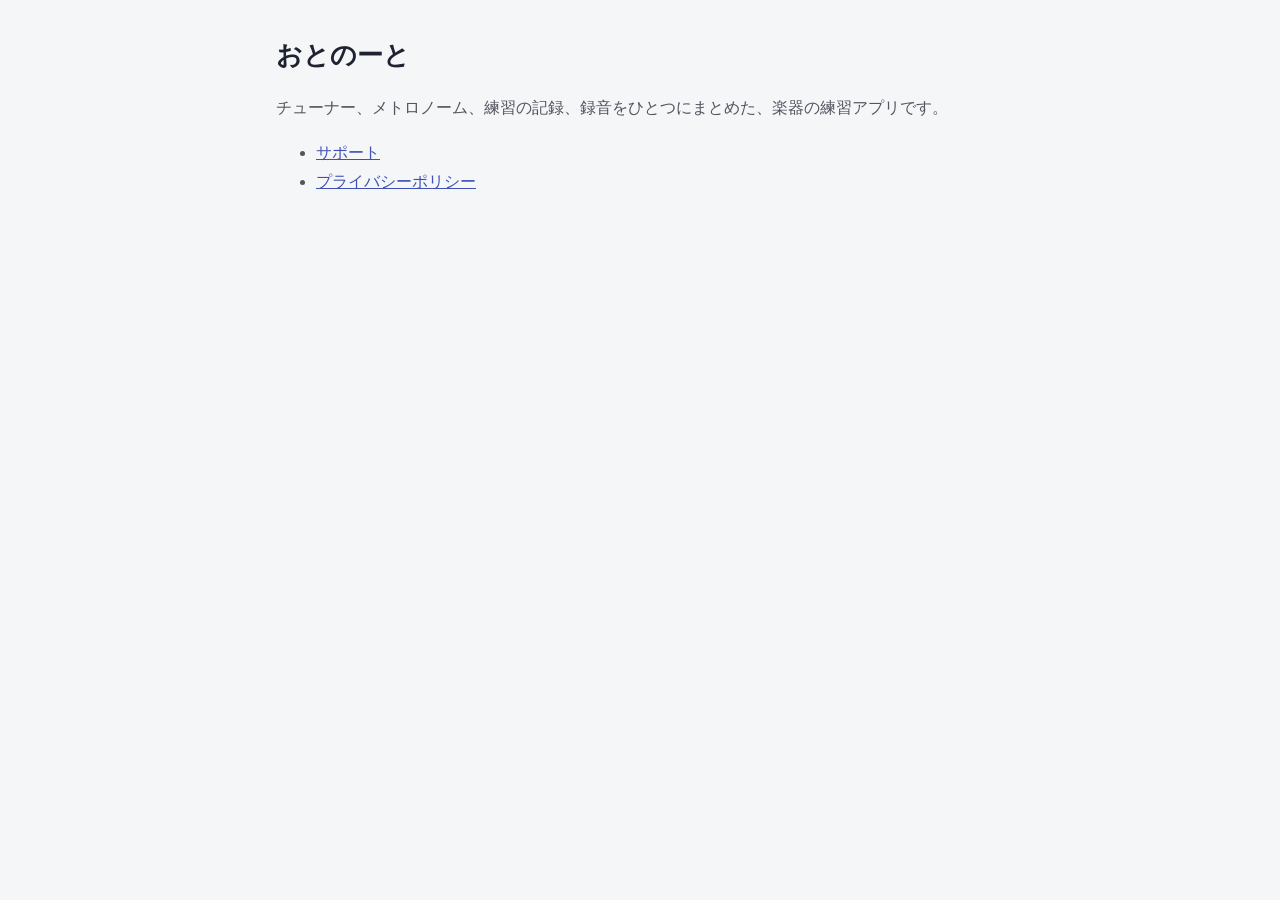
<file: index.html>
<!doctype html>
<html lang="ja">
<head>
<meta charset="utf-8">
<meta name="viewport" content="width=device-width, initial-scale=1">
<title>おとのーと</title>
<link rel="stylesheet" href="style.css">
</head>
<body>
<main>
<h1>おとのーと</h1>
<p>チューナー、メトロノーム、練習の記録、録音をひとつにまとめた、楽器の練習アプリです。</p>
<ul>
  <li><a href="support.html">サポート</a></li>
  <li><a href="privacy.html">プライバシーポリシー</a></li>
</ul>
</main>
</body>
</html>
</file>
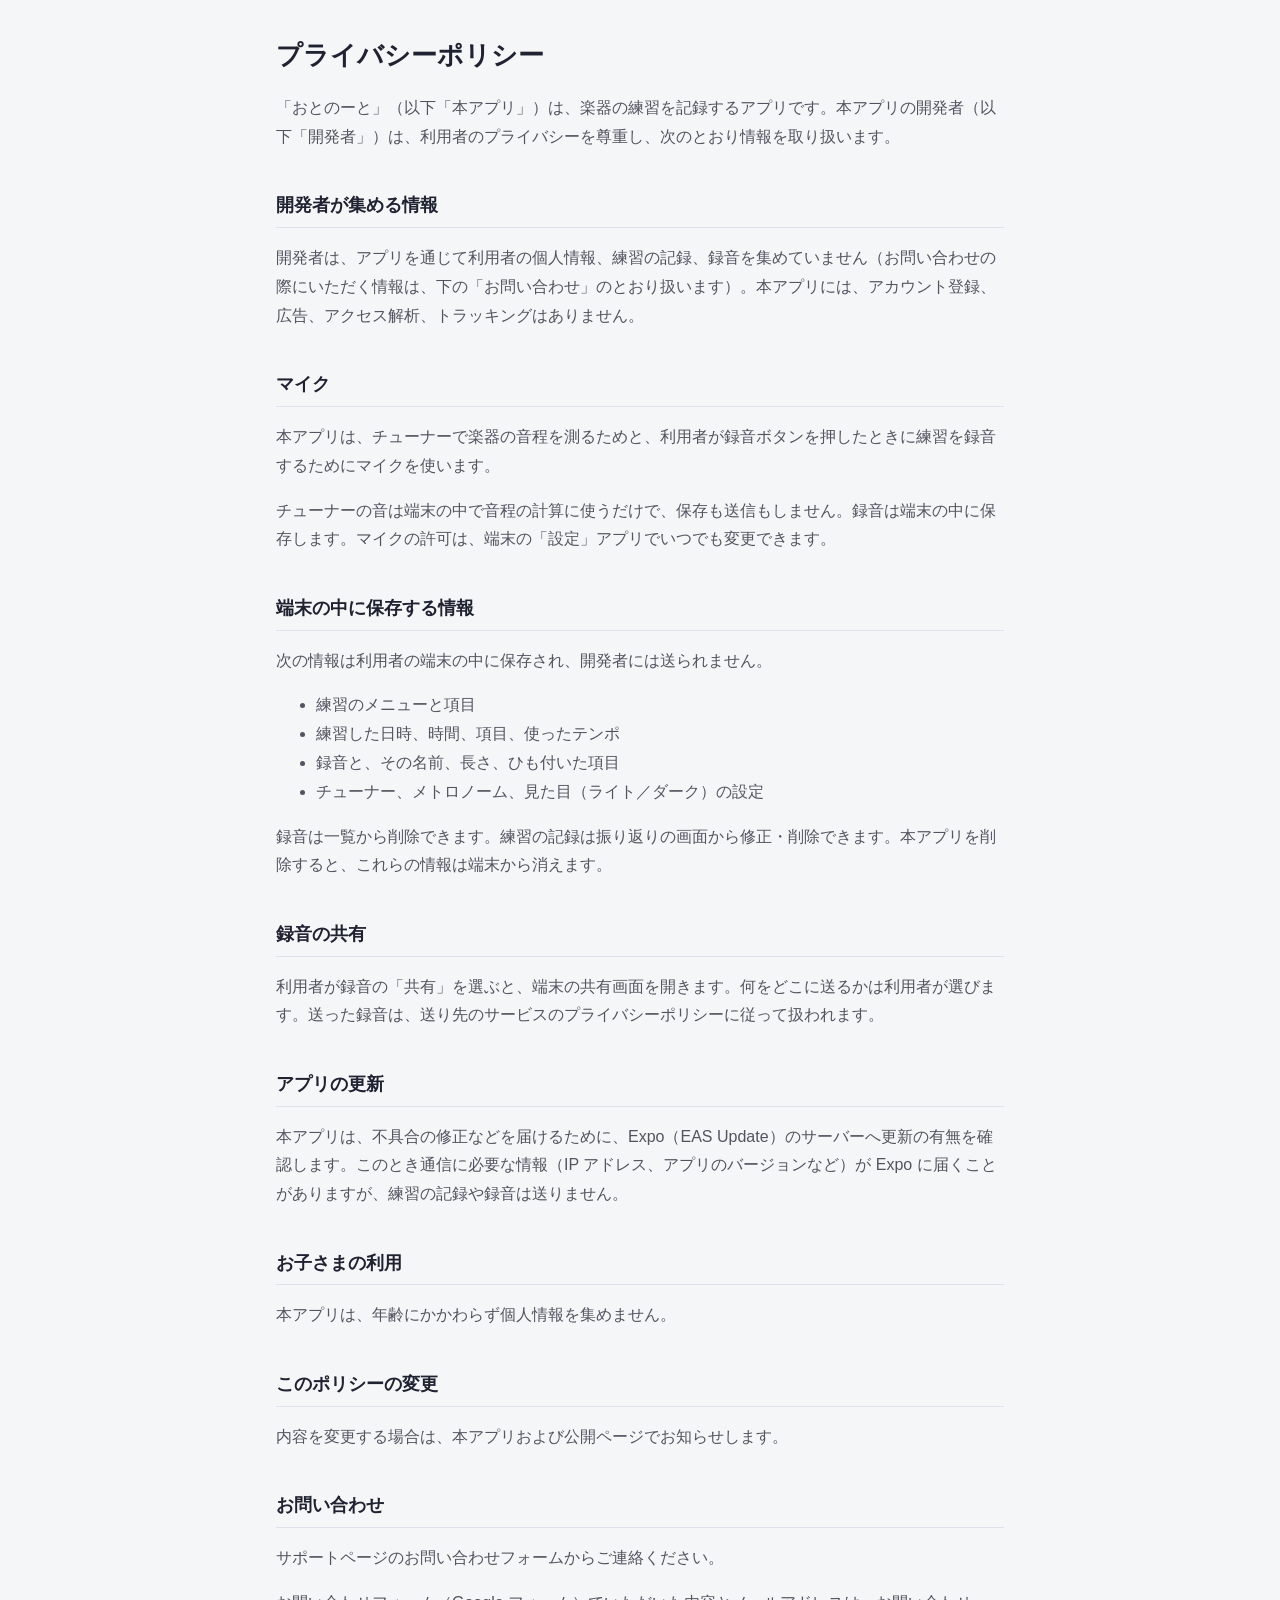
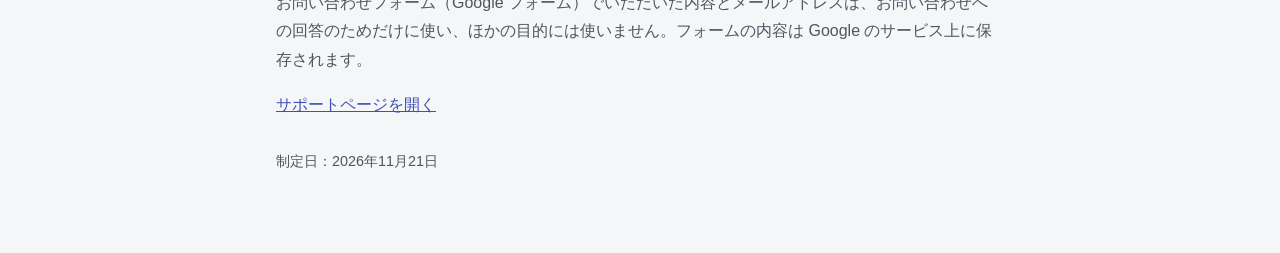
<file: privacy.html>
<!doctype html>
<html lang="ja">
<head>
<meta charset="utf-8">
<meta name="viewport" content="width=device-width, initial-scale=1">
<title>プライバシーポリシー | おとのーと</title>
<link rel="stylesheet" href="style.css">
</head>
<body>
<main>
<!-- アプリ内の src/about/privacyPolicy.json と同じ内容にしておくこと（テストで確認している） -->
<h1>プライバシーポリシー</h1>
<p>「おとのーと」（以下「本アプリ」）は、楽器の練習を記録するアプリです。本アプリの開発者（以下「開発者」）は、利用者のプライバシーを尊重し、次のとおり情報を取り扱います。</p>

<h2>開発者が集める情報</h2>
<p>開発者は、アプリを通じて利用者の個人情報、練習の記録、録音を集めていません（お問い合わせの際にいただく情報は、下の「お問い合わせ」のとおり扱います）。本アプリには、アカウント登録、広告、アクセス解析、トラッキングはありません。</p>

<h2>マイク</h2>
<p>本アプリは、チューナーで楽器の音程を測るためと、利用者が録音ボタンを押したときに練習を録音するためにマイクを使います。</p>
<p>チューナーの音は端末の中で音程の計算に使うだけで、保存も送信もしません。録音は端末の中に保存します。マイクの許可は、端末の「設定」アプリでいつでも変更できます。</p>

<h2>端末の中に保存する情報</h2>
<p>次の情報は利用者の端末の中に保存され、開発者には送られません。</p>
<ul>
  <li>練習のメニューと項目</li>
  <li>練習した日時、時間、項目、使ったテンポ</li>
  <li>録音と、その名前、長さ、ひも付いた項目</li>
  <li>チューナー、メトロノーム、見た目（ライト／ダーク）の設定</li>
</ul>
<p>録音は一覧から削除できます。練習の記録は振り返りの画面から修正・削除できます。本アプリを削除すると、これらの情報は端末から消えます。</p>

<h2>録音の共有</h2>
<p>利用者が録音の「共有」を選ぶと、端末の共有画面を開きます。何をどこに送るかは利用者が選びます。送った録音は、送り先のサービスのプライバシーポリシーに従って扱われます。</p>

<h2>アプリの更新</h2>
<p>本アプリは、不具合の修正などを届けるために、Expo（EAS Update）のサーバーへ更新の有無を確認します。このとき通信に必要な情報（IP アドレス、アプリのバージョンなど）が Expo に届くことがありますが、練習の記録や録音は送りません。</p>

<h2>お子さまの利用</h2>
<p>本アプリは、年齢にかかわらず個人情報を集めません。</p>

<h2>このポリシーの変更</h2>
<p>内容を変更する場合は、本アプリおよび公開ページでお知らせします。</p>

<h2>お問い合わせ</h2>
<p>サポートページのお問い合わせフォームからご連絡ください。</p>
<p>お問い合わせフォーム（Google フォーム）でいただいた内容とメールアドレスは、お問い合わせへの回答のためだけに使い、ほかの目的には使いません。フォームの内容は Google のサービス上に保存されます。</p>
<p><a href="support.html">サポートページを開く</a></p>

<p class="date">制定日：2026年11月21日</p>
</main>
</body>
</html>
</file>
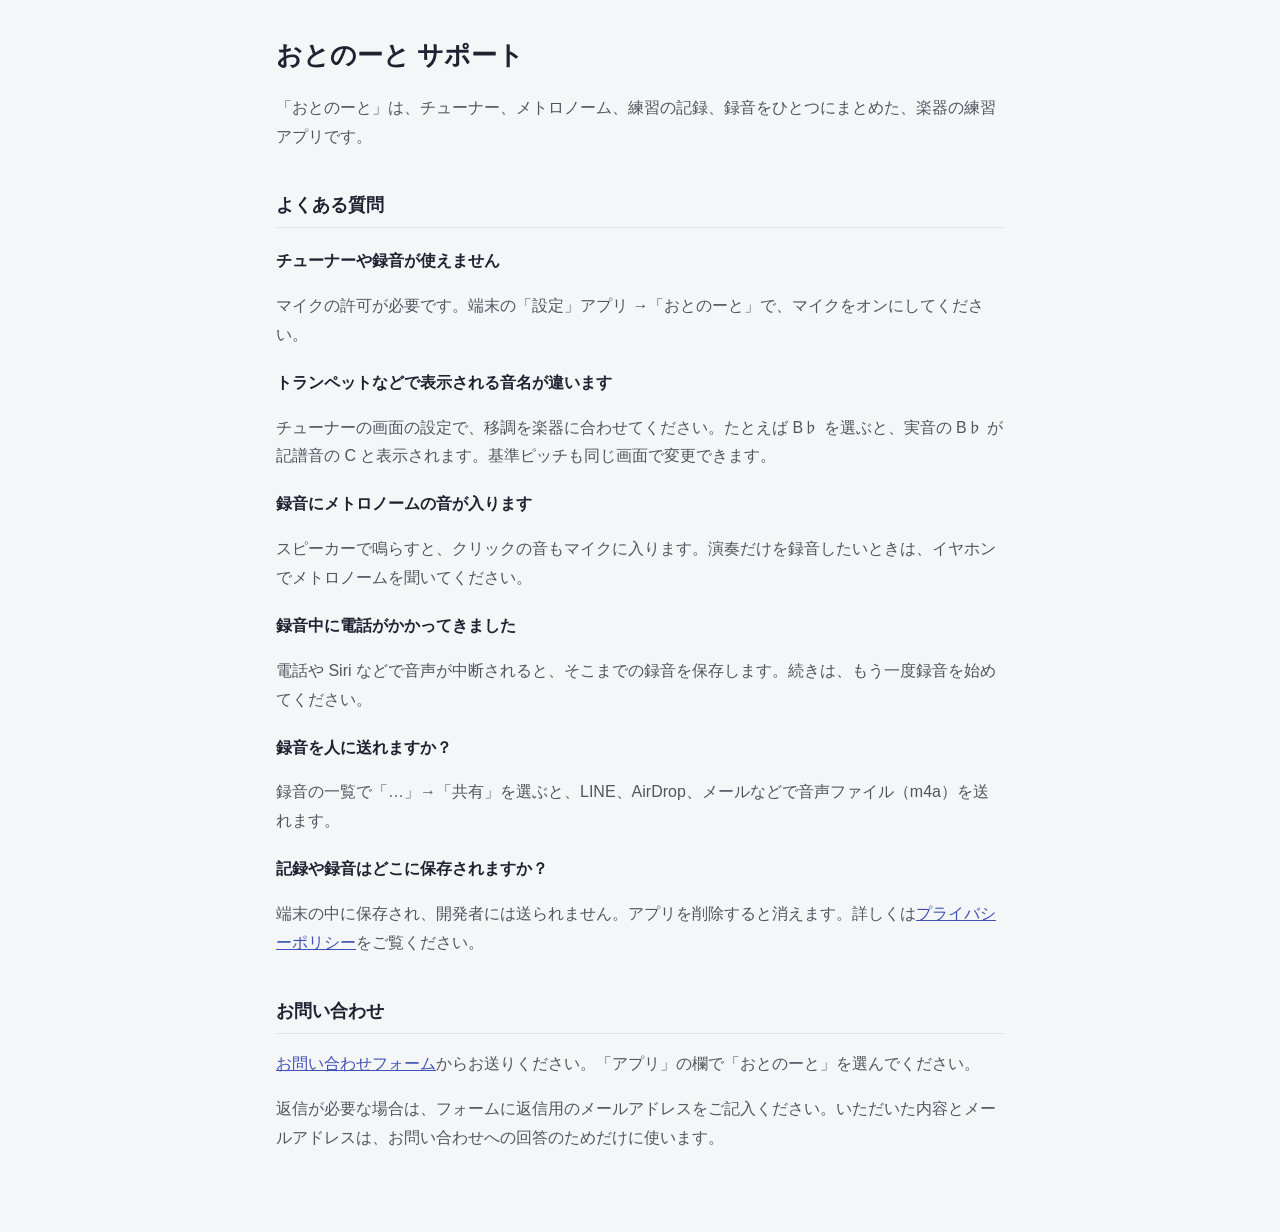
<file: support.html>
<!doctype html>
<html lang="ja">
<head>
<meta charset="utf-8">
<meta name="viewport" content="width=device-width, initial-scale=1">
<title>サポート | おとのーと</title>
<link rel="stylesheet" href="style.css">
</head>
<body>
<main>
<h1>おとのーと サポート</h1>
<p>「おとのーと」は、チューナー、メトロノーム、練習の記録、録音をひとつにまとめた、楽器の練習アプリです。</p>

<h2>よくある質問</h2>
<h3>チューナーや録音が使えません</h3>
<p>マイクの許可が必要です。端末の「設定」アプリ →「おとのーと」で、マイクをオンにしてください。</p>

<h3>トランペットなどで表示される音名が違います</h3>
<p>チューナーの画面の設定で、移調を楽器に合わせてください。たとえば B♭ を選ぶと、実音の B♭ が記譜音の C と表示されます。基準ピッチも同じ画面で変更できます。</p>

<h3>録音にメトロノームの音が入ります</h3>
<p>スピーカーで鳴らすと、クリックの音もマイクに入ります。演奏だけを録音したいときは、イヤホンでメトロノームを聞いてください。</p>

<h3>録音中に電話がかかってきました</h3>
<p>電話や Siri などで音声が中断されると、そこまでの録音を保存します。続きは、もう一度録音を始めてください。</p>

<h3>録音を人に送れますか？</h3>
<p>録音の一覧で「…」→「共有」を選ぶと、LINE、AirDrop、メールなどで音声ファイル（m4a）を送れます。</p>

<h3>記録や録音はどこに保存されますか？</h3>
<p>端末の中に保存され、開発者には送られません。アプリを削除すると消えます。詳しくは<a href="privacy.html">プライバシーポリシー</a>をご覧ください。</p>

<h2>お問い合わせ</h2>
<p><a href="https://docs.google.com/forms/d/e/1FAIpQLSe3fmZ7ns18X9FcaXFBJICS8krV8jTZsCFfedAT9JnsuKMKlw/viewform">お問い合わせフォーム</a>からお送りください。「アプリ」の欄で「おとのーと」を選んでください。</p>
<p>返信が必要な場合は、フォームに返信用のメールアドレスをご記入ください。いただいた内容とメールアドレスは、お問い合わせへの回答のためだけに使います。</p>
</main>
</body>
</html>
</file>
<file: style.css>
:root { --bg: #f5f6f8; --card: #ffffff; --text: #1f2230; --text2: #52545f; --brand: #3f51b5; --border: #dfe2ea; }
@media (prefers-color-scheme: dark) {
  :root { --bg: #0e0f12; --card: #1c1c20; --text: #f2f2ef; --text2: #bdbcb6; --brand: #9fa8da; --border: #33343b; }
}
* { box-sizing: border-box; }
body { margin: 0; background: var(--bg); color: var(--text); font-family: -apple-system, BlinkMacSystemFont, "Hiragino Sans", "Noto Sans JP", sans-serif; line-height: 1.8; }
main { max-width: 760px; margin: 0 auto; padding: 32px 16px 64px; }
h1 { font-size: 1.6rem; margin: 0 0 12px; }
h2 { font-size: 1.15rem; margin: 2em 0 .5em; padding-bottom: .3em; border-bottom: 1px solid var(--border); }
h3 { font-size: 1rem; margin: 1.2em 0 .2em; }
p, li { color: var(--text2); }
a { color: var(--brand); }
.date { margin-top: 2em; font-size: .9rem; }
</file>
